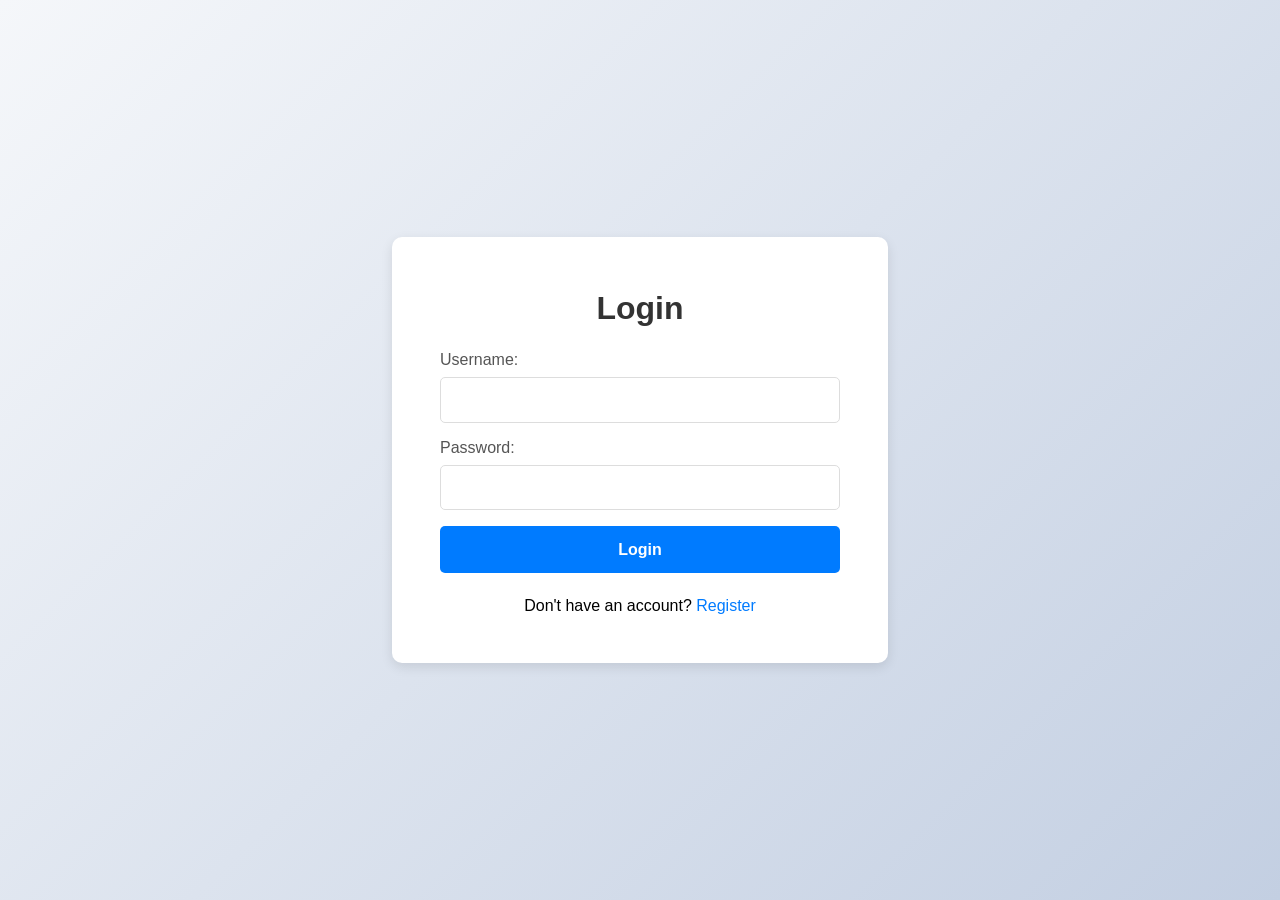
<file: templates/index.html>
<!DOCTYPE html>
<html lang="en">
<head>
    <meta charset="UTF-8">
    <meta name="viewport" content="width=device-width, initial-scale=1.0">
    <title>Login</title>
    <style>
        body {
            font-family: -apple-system, BlinkMacSystemFont, "Segoe UI", Roboto, Helvetica, Arial, sans-serif;
            margin: 0;
            display: flex;
            justify-content: center;
            align-items: center;
            min-height: 100vh;
            background: linear-gradient(135deg, #f5f7fa 0%, #c3cfe2 100%);
        }
        .container {
            background-color: #ffffff;
            padding: 2rem 3rem;
            border-radius: 10px;
            box-shadow: 0 4px 12px rgba(0, 0, 0, 0.1);
            width: 100%;
            max-width: 400px;
            text-align: center;
        }
        h1 {
            color: #333;
            margin-bottom: 1.5rem;
        }
        form {
            display: flex;
            flex-direction: column;
        }
        label {
            text-align: left;
            color: #555;
            margin-bottom: 0.5rem;
            font-weight: 500;
        }
        input {
            width: 100%;
            padding: 0.8rem;
            margin-bottom: 1rem;
            border: 1px solid #ddd;
            border-radius: 5px;
            box-sizing: border-box;
            font-size: 1rem;
        }
        input:focus {
            outline: none;
            border-color: #007bff;
            box-shadow: 0 0 0 2px rgba(0, 123, 255, 0.25);
        }
        button {
            background-color: #007bff;
            color: white;
            padding: 0.9rem;
            border: none;
            border-radius: 5px;
            cursor: pointer;
            font-size: 1rem;
            font-weight: 600;
            transition: background-color 0.2s;
        }
        button:hover {
            background-color: #0056b3;
        }
        #message {
            margin-top: 1rem;
            font-weight: 500;
        }
        .switch-link {
            margin-top: 1.5rem;
        }
        .switch-link a {
            color: #007bff;
            text-decoration: none;
            font-weight: 500;
        }
        .switch-link a:hover {
            text-decoration: underline;
        }
    </style>
</head>
<body>
    <div class="container">
        <h1>Login</h1>
        <form id="loginForm">
            <label for="username">Username:</label>
            <input type="text" id="username" name="username" required>
            <label for="password">Password:</label>
            <input type="password" id="password" name="password" required>
            <button type="submit">Login</button>
        </form>
        <p id="message"></p>
        <p class="switch-link">
            Don't have an account? <a href="register.html" target="_blank">Register</a>
        </p>
    </div>

    <script>
        document.getElementById('loginForm').addEventListener('submit', async (event) => {
            event.preventDefault();

            const username = document.getElementById('username').value;
            const password = document.getElementById('password').value;
            const messageElement = document.getElementById('message');

            try {
                // Remember the login endpoint is under the /testt prefix
                const response = await fetch('http://127.0.0.1:8000/testt/login', {
                    method: 'POST',
                    headers: {
                        'Content-Type': 'application/json'
                    },
                    body: JSON.stringify({ username, password })
                });

                const data = await response.json();

                if (response.ok) {
                    messageElement.textContent = data.message;
                    messageElement.style.color = 'green';
                } else {
                    messageElement.textContent = data.detail || 'An error occurred';
                    messageElement.style.color = 'red';
                }
            } catch (error) {
                messageElement.textContent = 'Failed to connect to the API.';
                messageElement.style.color = 'red';
            }
        });
    </script>
</body>
</html>
</file>
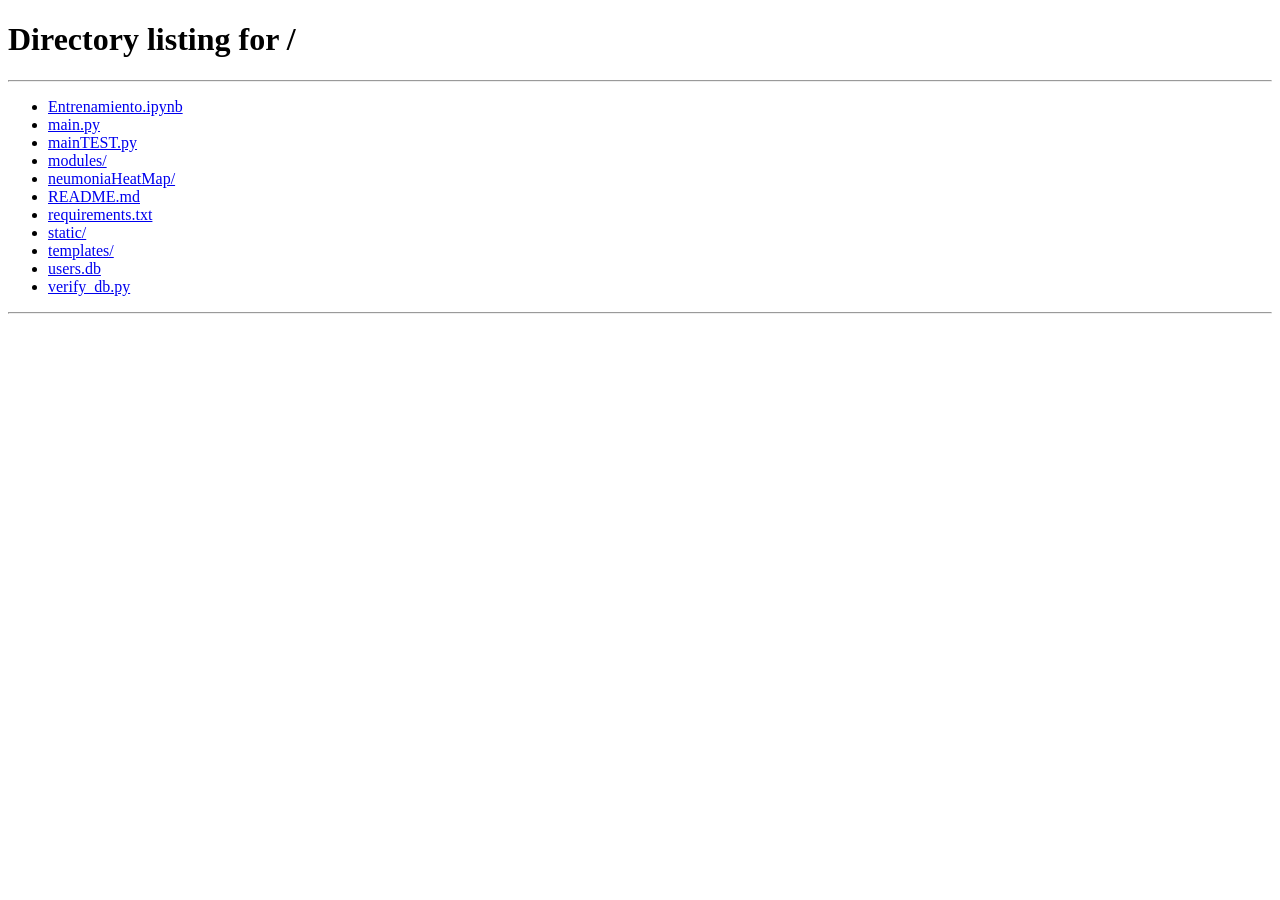
<file: templates/dashboards.html>
<!DOCTYPE html>
<html lang="es">
<head>
    <meta charset="UTF-8">
    <meta name="viewport" content="width=device-width, initial-scale=1.0">
    <title>NeumoAI - Dashboard</title>
    <link rel="stylesheet" href="../static/style.css">
    <link rel="stylesheet" href="../static/dashboard.css">
    <link href="https://cdnjs.cloudflare.com/ajax/libs/font-awesome/6.0.0/css/all.min.css" rel="stylesheet">
</head>
<body>
    <div class="dashboard-container">
        <div class="sidebar">
            <div class="sidebar-header">
                <div class="lung-icon-small"></div>
                <h2>NeumoAI</h2>
            </div>
            
            <div class="user-profile">
                <i class="fas fa-user-circle"></i>
                <div class="user-info">
                    <p class="user-name" id="doctor-name">Dr. Nombre Apellido</p>
                    <p class="user-role" id="doctor-specialty">Especialidad</p>
                </div>
            </div>

            <nav class="sidebar-nav">
                <a href="#" class="nav-item active" data-section="overview">
                    <i class="fas fa-chart-line"></i>
                    <span>Resumen</span>
                </a>
                <a href="#" class="nav-item" data-section="patients">
                    <i class="fas fa-user-injured"></i>
                    <span>Pacientes</span>
                </a>
                <a href="#" class="nav-item" data-section="evaluations">
                    <i class="fas fa-x-ray"></i>
                    <span>Evaluaciones</span>
                </a>
                <a href="#" class="nav-item" data-section="history">
                    <i class="fas fa-history"></i>
                    <span>Historial</span>
                </a>
                <a href="#" class="nav-item" data-section="settings">
                    <i class="fas fa-cogs"></i>
                    <span>Configuración</span>
                </a>
            </nav>

            <button class="logout-btn" id="logout-btn">
                <i class="fas fa-sign-out-alt"></i>
                <span>Cerrar Sesión</span>
            </button>
        </div>

        <div class="main-content">
            <div class="content-header">
                <h1 id="section-title">Resumen</h1>
            </div>

            <div class="content-section active" id="overview-section">
                <p>Bienvenido, Dr. <span id="welcome-doctor-name"></span>. Aquí puedes ver un resumen de tu actividad.</p>
                <div class="stats-grid">
                    <div class="stat-card">
                        <i class="fas fa-users"></i>
                        <h3>Total Pacientes</h3>
                        <p id="total-patients">0</p>
                    </div>
                    <div class="stat-card">
                        <i class="fas fa-chart-bar"></i>
                        <h3>Evaluaciones Realizadas</h3>
                        <p id="total-evaluations">0</p>
                    </div>
                </div>
            </div>
            
            <div class="content-section" id="patients-section">
                <h2>Gestión de Pacientes</h2>
                <div class="form-container">
                    <div class="form-toggle">
                        <button class="toggle-btn active" id="add-patient-toggle">Añadir Nuevo</button>
                        <button class="toggle-btn" id="view-patients-toggle">Ver Todos</button>
                    </div>
                    
                    <form id="add-patient-form" class="form active">
                        <h3 class="form-title">Datos del Paciente</h3>
                        
                        <div class="name-fields">
                            <div class="input-group">
                                <label for="patient-primer-nombre">Primer Nombre *</label>
                                <input type="text" id="patient-primer-nombre" required placeholder="Ej: Juan">
                            </div>
                            <div class="input-group">
                                <label for="patient-segundo-nombre">Segundo Nombre</label>
                                <input type="text" id="patient-segundo-nombre" placeholder="Ej: David">
                            </div>
                        </div>
                        
                        <div class="name-fields">
                            <div class="input-group">
                                <label for="patient-primer-apellido">Primer Apellido *</label>
                                <input type="text" id="patient-primer-apellido" required placeholder="Ej: Pérez">
                            </div>
                            <div class="input-group">
                                <label for="patient-segundo-apellido">Segundo Apellido</label>
                                <input type="text" id="patient-segundo-apellido" placeholder="Ej: Vásquez">
                            </div>
                        </div>
                        
                        <div class="input-group">
                            <label for="patient-cedula">Cédula de Identidad *</label>
                            <input type="text" id="patient-cedula" required maxlength="10" placeholder="Ej: 98765432"
                                   oninput="this.value = this.value.replace(/[^0-9]/g, '')">
                            <small class="input-hint">Solo números (8-10 dígitos)</small>
                        </div>

                        <div class="input-group">
                            <label for="patient-telefono">Número de Teléfono *</label>
                            <input type="tel" id="patient-telefono" required placeholder="Ej: 04121234567" maxlength="11"
                                   oninput="this.value = this.value.replace(/[^0-9]/g, '')">
                            <small class="input-hint">11 dígitos, debe comenzar con 04</small>
                        </div>

                        <div class="input-group">
                            <label for="patient-email">Correo Electrónico</label>
                            <input type="email" id="patient-email" placeholder="Ej: paciente@email.com">
                        </div>
                        
                        <button type="submit" class="btn">Guardar Paciente</button>
                        <div id="patient-message" class="message"></div>
                    </form>

                    <div id="view-patients-section" class="form">
                        <h3 class="form-title">Mis Pacientes</h3>
                        <div id="patient-list" class="patient-list">
                            </div>
                        <div id="no-patients-message" style="display: none; text-align: center; color: #6c757d; margin-top: 20px;">
                            Todavía no tienes pacientes registrados.
                        </div>
                    </div>
                </div>
            </div>

<div class="content-section" id="evaluations-section">
    <h2>Nueva Evaluación de Radiografía</h2>

    <div class="form-container" style="margin-top: 20px;">
        <form id="evaluation-form" class="form active">
            <h3 class="form-title">Cargar Imagen</h3>

            <div class="input-group">
                <label for="xray-file" class="required-field">Seleccionar archivo de imagen</label>
                <div class="image-preview-container">
                    <input type="file" id="xray-file" accept="image/jpeg, image/png" required style="padding: 10px; border: 1px solid var(--border); border-radius: 5px;">
                    <img id="image-preview" src="#" alt="Previsualización de Radiografía" style="display: none;"/>
                </div>
                 <small class="input-hint">Formatos aceptados: JPG, JPEG, PNG.</small>
            </div>

            <button type="submit" class="btn">Analizar Radiografía</button>
        </form>

        <div id="evaluation-result" style="display: none; margin-top: 30px;">
            <h3 class="form-title">Resultado del Análisis</h3>
            <div class="result-images-container">
                <div class="result-image-card">
                    <h4>Radiografía Original</h4>
                    <img id="result-original-image" src="#" alt="Radiografía Original Cargada">
                </div>
                <div class="result-image-card">
                    <h4>Mapa de Activación (Grad-CAM)</h4>
                    <img id="result-heatmap-image" src="#" alt="Visualización IA (Futuro)">
                    <small>(Visualización de IA disponible próximamente)</small>
                </div>
            </div>

            <div class="stat-card" style="text-align: left; align-items: flex-start; background-color: #f8f9fa; border: 1px solid var(--border); margin-top: 20px;">
                <h4 id="result-text" style="font-size: 24px; margin-bottom: 10px;"></h4>
                <p style="font-size: 18px;">Confianza: <strong id="result-confidence"></strong></p>
                <hr style="width: 100%; margin: 15px 0; border-top: 1px solid var(--border);">
                <p style="font-size: 14px; color: #555;">Detalle Probabilidades: <span id="result-detail"></span></p>
            </div>
            <div id="evaluation-message" class="message" style="margin-top: 15px;"></div>
        </div>
    </div>
</div>
    
    <script src="/static/dashboard.js"></script>
</body>
</html>
</file>
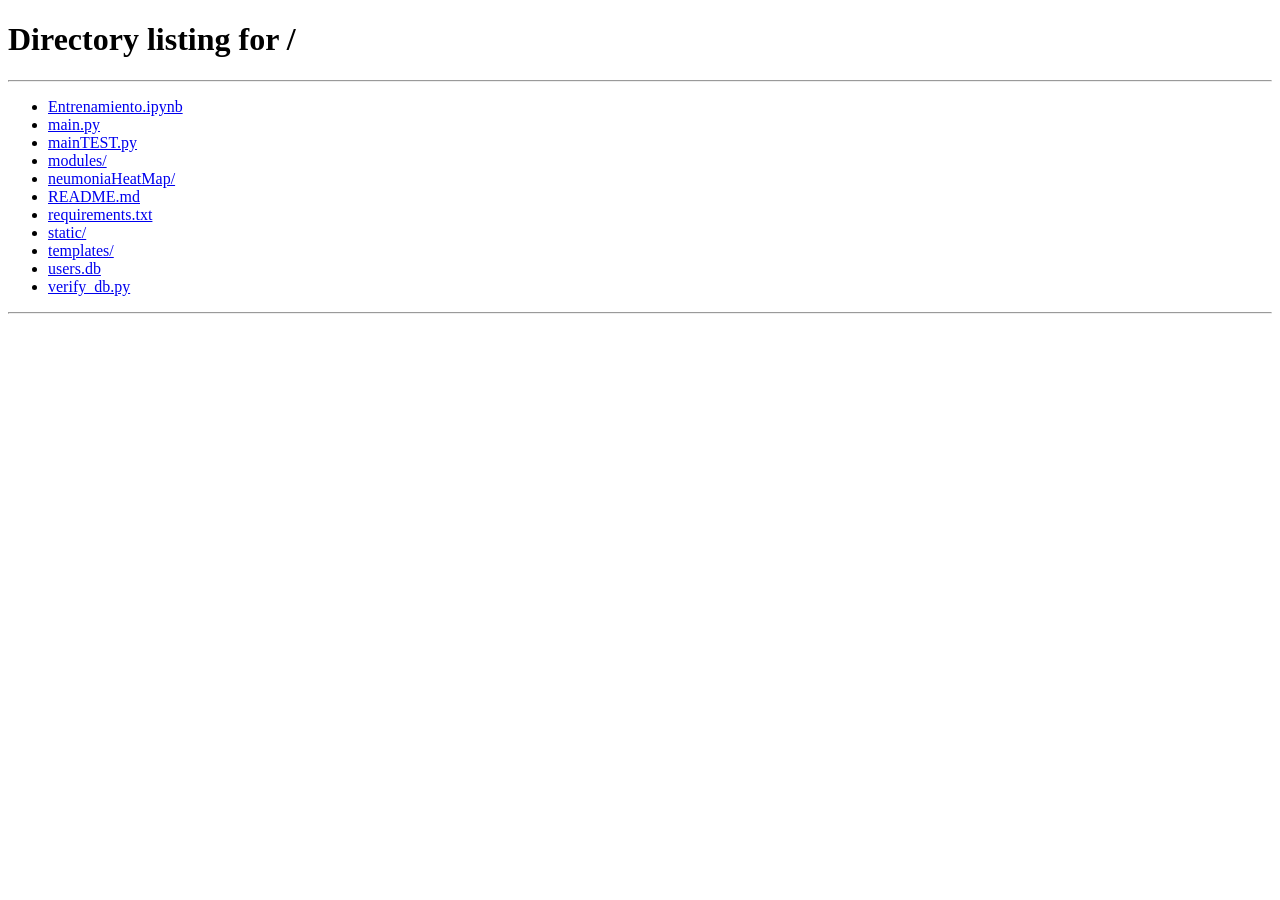
<file: templates/pacientes.html>
<!DOCTYPE html>
<html lang="es">
<head>
    <meta charset="UTF-8">
    <meta name="viewport" content="width=device-width, initial-scale=1.0">
    <title>NeumoAI - Pacientes</title>
    <link rel="stylesheet" href="../static/style.css">
    <link rel="stylesheet" href="../static/pacientes.css">
    <link href="https://cdnjs.cloudflare.com/ajax/libs/font-awesome/6.0.0/css/all.min.css" rel="stylesheet">
</head>
<body>
    <div class="dashboard-container">
        <div class="sidebar">
            <div class="sidebar-header">
                <div class="lung-icon-small"></div>
                <h2>NeumoAI</h2>
            </div>
            
            <div class="user-profile">
                <i class="fas fa-user-circle"></i>
                <div class="user-info">
                    <p class="user-name" id="doctor-name">Dr. Nombre Apellido</p>
                    <p class="user-role" id="doctor-specialty">Especialidad</p>
                </div>
            </div>

            <nav class="sidebar-nav">
                <a href="/dashboards.html" class="nav-item">
                    <i class="fas fa-chart-line"></i>
                    <span>Resumen</span>
                </a>
                <a href="#" class="nav-item active" data-section="patients">
                    <i class="fas fa-user-injured"></i>
                    <span>Pacientes</span>
                </a>
                <a href="/dashboards.html" class="nav-item">
                    <i class="fas fa-x-ray"></i>
                    <span>Evaluaciones</span>
                </a>
                <a href="/dashboards.html" class="nav-item">
                    <i class="fas fa-history"></i>
                    <span>Historial</span>
                </a>
                <a href="/dashboards.html" class="nav-item">
                    <i class="fas fa-cogs"></i>
                    <span>Configuración</span>
                </a>
            </nav>

            <button class="logout-btn" id="logout-btn">
                <i class="fas fa-sign-out-alt"></i>
                <span>Cerrar Sesión</span>
            </button>
        </div>

        <div class="main-content">
            <div class="content-header">
                <h1 id="section-title">Gestión de Pacientes</h1>
            </div>

            <!-- El ID debe ser patients-section para que coincida con el JS si se quisiera reutilizar lógica de ocultar/mostrar si fuera SPA, 
                 pero al ser página dedicada, siempre mostramos esto. 
                 Mantenemos la estructura de ID para compatibilidad con selectores de JS existentes si los hubiera. -->
            <div class="content-section active" id="patients-section" style="display: block;">
                <div class="form-container">
                    <div class="form-toggle">
                        <button class="toggle-btn active" id="add-patient-toggle">Añadir Nuevo</button>
                        <button class="toggle-btn" id="view-patients-toggle">Ver Todos</button>
                    </div>
                    
                    <form id="add-patient-form" class="form active">
                        <h3 class="form-title">Datos del Paciente</h3>
                        
                        <div class="name-fields">
                            <div class="input-group">
                                <label for="patient-primer-nombre">Primer Nombre *</label>
                                <input type="text" id="patient-primer-nombre" required placeholder="Ej: Juan">
                            </div>
                            <div class="input-group">
                                <label for="patient-segundo-nombre">Segundo Nombre</label>
                                <input type="text" id="patient-segundo-nombre" placeholder="Ej: David">
                            </div>
                        </div>
                        
                        <div class="name-fields">
                            <div class="input-group">
                                <label for="patient-primer-apellido">Primer Apellido *</label>
                                <input type="text" id="patient-primer-apellido" required placeholder="Ej: Pérez">
                            </div>
                            <div class="input-group">
                                <label for="patient-segundo-apellido">Segundo Apellido</label>
                                <input type="text" id="patient-segundo-apellido" placeholder="Ej: Vásquez">
                            </div>
                        </div>
                        
                        <div class="input-group">
                            <label for="patient-cedula">Cédula de Identidad *</label>
                            <input type="text" id="patient-cedula" required maxlength="10" placeholder="Ej: 98765432"
                                   oninput="this.value = this.value.replace(/[^0-9]/g, '')">
                            <small class="input-hint">Solo números (8-10 dígitos)</small>
                        </div>

                        <div class="input-group">
                            <label for="patient-telefono">Número de Teléfono *</label>
                            <input type="tel" id="patient-telefono" required placeholder="Ej: 04121234567" maxlength="11"
                                   oninput="this.value = this.value.replace(/[^0-9]/g, '')">
                            <small class="input-hint">11 dígitos, debe comenzar con 04</small>
                        </div>

                        <div class="input-group">
                            <label for="patient-email">Correo Electrónico</label>
                            <input type="email" id="patient-email" placeholder="Ej: paciente@email.com">
                        </div>
                        
                        <button type="submit" class="btn">Guardar Paciente</button>
                        <div id="patient-message" class="message"></div>
                    </form>

                    <div id="view-patients-section" class="form">
                        <h3 class="form-title">Mis Pacientes</h3>
                        <div id="patient-list" class="patient-list">
                            </div>
                        <div id="no-patients-message" style="display: none; text-align: center; color: #6c757d; margin-top: 20px;">
                            Todavía no tienes pacientes registrados.
                        </div>
                    </div>
                </div>
            </div>
            <!-- Elementos ocultos necesarios para que no falle el JS si busca estos IDs -->
            <div class="content-section" id="overview-section"></div>
            <div class="content-section" id="evaluations-section"></div>
            <div class="content-section" id="history-section"></div>
            <div class="content-section" id="settings-section"></div>
        </div>
    </div>
    
    <script src="/static/pacientes.js"></script>
</body>
</html>
</file>
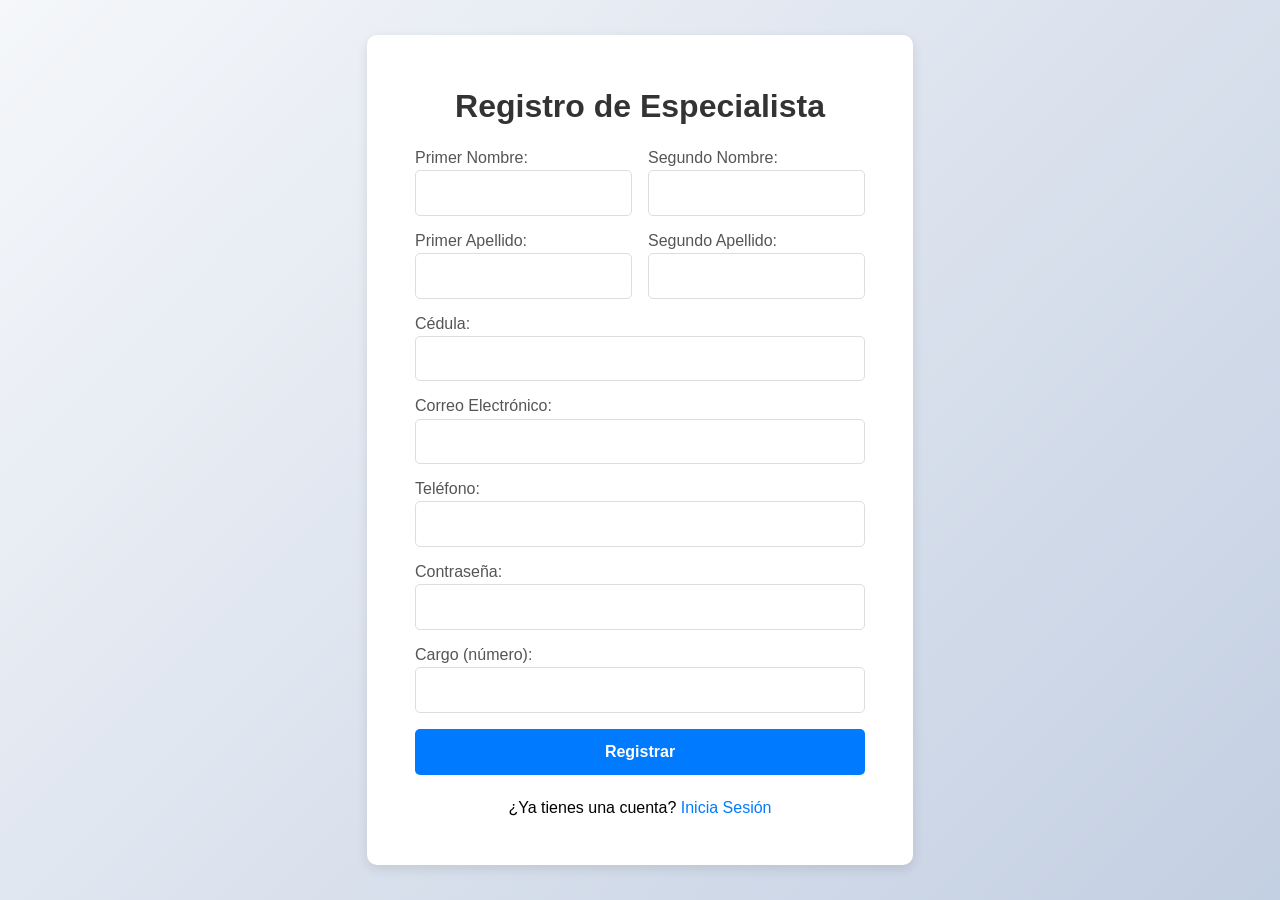
<file: templates/register.html>
<!DOCTYPE html>
<html lang="es">
<head>
    <meta charset="UTF-8">
    <meta name="viewport" content="width=device-width, initial-scale=1.0">
    <title>Registro de Especialista</title>
    <style>
        body {
            font-family: -apple-system, BlinkMacSystemFont, "Segoe UI", Roboto, Helvetica, Arial, sans-serif;
            margin: 0;
            display: flex;
            justify-content: center;
            align-items: center;
            min-height: 100vh;
            background: linear-gradient(135deg, #f5f7fa 0%, #c3cfe2 100%);
        }
        .container {
            background-color: #ffffff;
            padding: 2rem 3rem;
            border-radius: 10px;
            box-shadow: 0 4px 12px rgba(0, 0, 0, 0.1);
            width: 100%;
            max-width: 450px; /* Increased width for more fields */
            text-align: center;
        }
        h1 {
            color: #333;
            margin-bottom: 1.5rem;
        }
        form {
            display: grid; /* Use grid for better alignment */
            grid-template-columns: 1fr 1fr;
            gap: 1rem;
            text-align: left;
        }
        .full-width {
            grid-column: 1 / -1;
        }
        label {
            color: #555;
            margin-bottom: 0.2rem;
            font-weight: 500;
            display: block;
        }
        input {
            width: 100%;
            padding: 0.8rem;
            border: 1px solid #ddd;
            border-radius: 5px;
            box-sizing: border-box;
            font-size: 1rem;
        }
        input:focus {
            outline: none;
            border-color: #007bff;
            box-shadow: 0 0 0 2px rgba(0, 123, 255, 0.25);
        }
        button {
            background-color: #007bff;
            color: white;
            padding: 0.9rem;
            border: none;
            border-radius: 5px;
            cursor: pointer;
            font-size: 1rem;
            font-weight: 600;
            transition: background-color 0.2s;
            width: 100%;
        }
        button:hover {
            background-color: #0056b3;
        }
        #message {
            margin-top: 1rem;
            font-weight: 500;
        }
        .switch-link {
            margin-top: 1.5rem;
        }
        .switch-link a {
            color: #007bff;
            text-decoration: none;
            font-weight: 500;
        }
        .switch-link a:hover {
            text-decoration: underline;
        }
    </style>
</head>
<body>
    <div class="container">
        <h1>Registro de Especialista</h1>
        <form id="registerForm">
            <div class="field">
                <label for="PNombre">Primer Nombre:</label>
                <input type="text" id="PNombre" name="PNombre" required>
            </div>
            <div class="field">
                <label for="SNombre">Segundo Nombre:</label>
                <input type="text" id="SNombre" name="SNombre" required>
            </div>
            <div class="field">
                <label for="PApellido">Primer Apellido:</label>
                <input type="text" id="PApellido" name="PApellido" required>
            </div>
            <div class="field">
                <label for="SApellido">Segundo Apellido:</label>
                <input type="text" id="SApellido" name="SApellido" required>
            </div>
            <div class="full-width">
                <label for="Cedula">Cédula:</label>
                <input type="text" id="Cedula" name="Cedula" required>
            </div>
            <div class="full-width">
                <label for="Correo">Correo Electrónico:</label>
                <input type="email" id="Correo" name="Correo" required>
            </div>
            <div class="full-width">
                <label for="Tlf">Teléfono:</label>
                <input type="tel" id="Tlf" name="Tlf" required>
            </div>
            <div class="full-width">
                <label for="Contraseña">Contraseña:</label>
                <input type="password" id="Contraseña" name="Contraseña" required>
            </div>
            <div class="full-width">
                <label for="Cargo">Cargo (número):</label>
                <input type="number" id="Cargo" name="Cargo" required>
            </div>
            <div class="full-width">
                <button type="submit">Registrar</button>
            </div>
        </form>
        <p id="message" class="full-width"></p>
        <p class="switch-link full-width">
            ¿Ya tienes una cuenta? <a href="index.html" target="_blank">Inicia Sesión</a>
        </p>
    </div>

    <script>
        document.getElementById('registerForm').addEventListener('submit', async (event) => {
            event.preventDefault();

            const PNombre = document.getElementById('PNombre').value;
            const SNombre = document.getElementById('SNombre').value;
            const PApellido = document.getElementById('PApellido').value;
            const SApellido = document.getElementById('SApellido').value;
            const Cedula = document.getElementById('Cedula').value;
            const Correo = document.getElementById('Correo').value;
            const Tlf = document.getElementById('Tlf').value;
            const Contraseña = document.getElementById('Contraseña').value;
            const Cargo = document.getElementById('Cargo').value;
            
            const messageElement = document.getElementById('message');

            try {
                const response = await fetch('http://127.0.0.1:1234/register', {
                    method: 'POST',
                    headers: {
                        'Content-Type': 'application/json'
                    },
                    body: JSON.stringify({ 
                        PNombre,
                        SNombre,
                        PApellido,
                        SApellido,
                        Cedula,
                        Correo,
                        Tlf,
                        Contraseña,
                        Cargo: parseInt(Cargo, 10) // Ensure Cargo is an integer
                    })
                });

                const data = await response.json();

                if (response.ok) {
                    messageElement.textContent = data.message + ' Redirigiendo a la página de verificación...';
                    messageElement.style.color = 'green';
                    // Guarda el email para la página de verificación
                    localStorage.setItem('userEmailForVerification', Correo);
                    setTimeout(() => {
                        window.location.href = 'verify.html';
                    }, 3000); // Redirige después de 3 segundos
                } else {
                    messageElement.textContent = data.detail || 'Ocurrió un error';
                    messageElement.style.color = 'red';
                }
            } catch (error) {
                messageElement.textContent = 'Fallo al conectar con la API.';
                messageElement.style.color = 'red';
            }
        });
    </script>
</body>
</html>
</file>
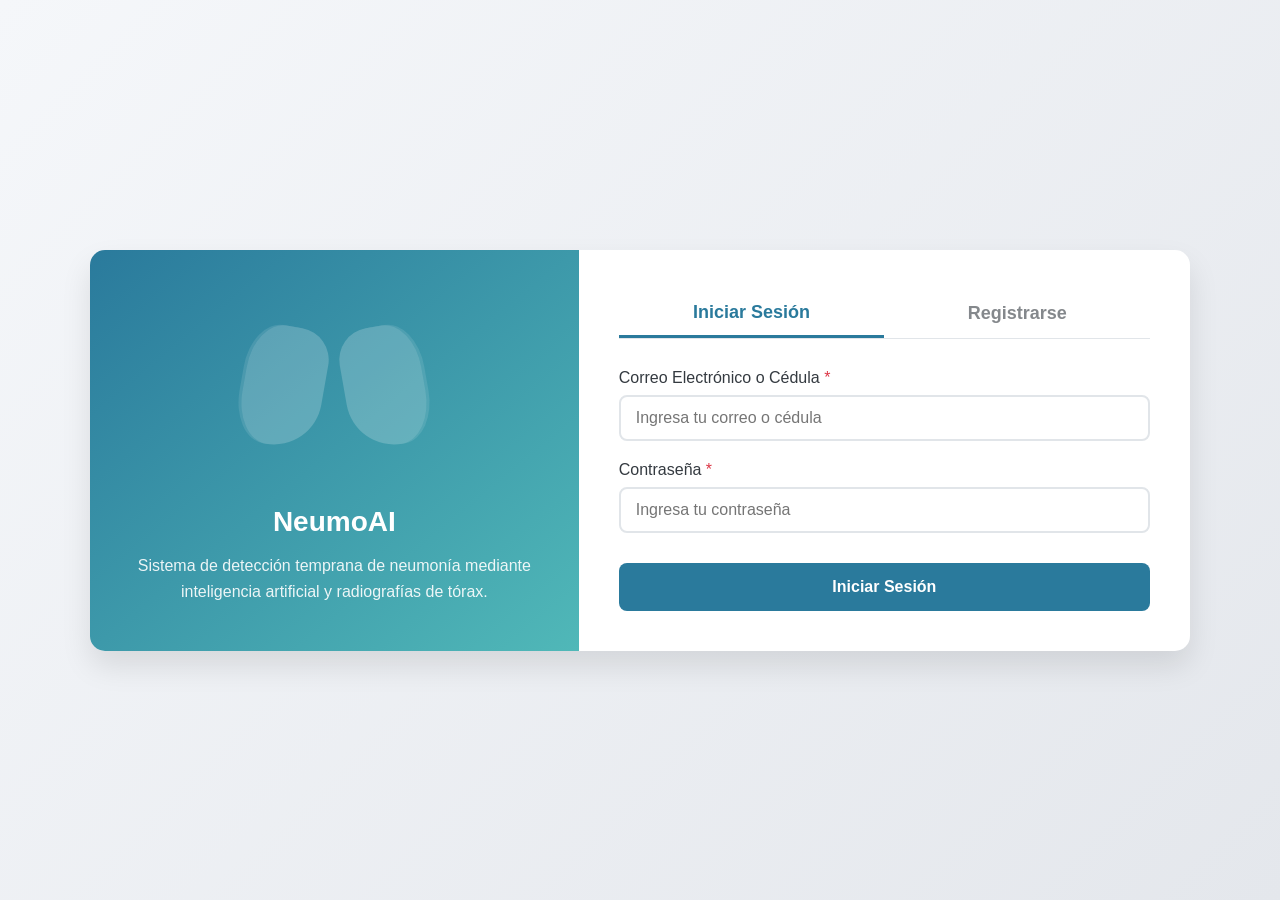
<file: templates/registro.html>
<!DOCTYPE html>
<html lang="es">
<head>
    <meta charset="UTF-8">
    <meta name="viewport" content="width=device-width, initial-scale=1.0">
    <title>NeumoAI - Detección de Neumonía</title>
    <link rel="stylesheet" href="/static/style.css">
</head>
<body>
    <div class="container">
        <div class="left-panel">
            <div class="lung-icon"></div>
            <h2>NeumoAI</h2>
            <p>Sistema de detección temprana de neumonía mediante inteligencia artificial y radiografías de tórax.</p>
        </div>
        <div class="right-panel">
            <div class="form-container">
                <div class="form-toggle">
                    <button class="toggle-btn active" id="login-toggle">Iniciar Sesión</button>
                    <button class="toggle-btn" id="register-toggle">Registrarse</button>
                </div>
                
                <form id="login-form" class="form active">
                    <div class="input-group">
                        <label for="login-identificacion">Correo Electrónico o Cédula</label>
                        <input type="text" id="login-identificacion" required 
                               placeholder="Ingresa tu correo o cédula">
                    </div>
                    <div class="input-group">
                        <label for="login-password">Contraseña</label>
                        <input type="password" id="login-password" required 
                               placeholder="Ingresa tu contraseña">
                    </div>
                    <button type="submit" class="btn">Iniciar Sesión</button>
                </form>
                
                <form id="register-form" class="form">
                    <h3 class="form-title">Datos Personales</h3>
                    
                    <div class="name-fields">
                        <div class="input-group">
                            <label for="register-primer-nombre">Primer Nombre *</label>
                            <input type="text" id="register-primer-nombre" required 
                                   placeholder="Ej: María">
                        </div>
                        <div class="input-group">
                            <label for="register-segundo-nombre">Segundo Nombre</label>
                            <input type="text" id="register-segundo-nombre" 
                                   placeholder="Ej: José">
                        </div>
                    </div>
                    
                    <div class="name-fields">
                        <div class="input-group">
                            <label for="register-primer-apellido">Primer Apellido *</label>
                            <input type="text" id="register-primer-apellido" required 
                                   placeholder="Ej: González">
                        </div>
                        <div class="input-group">
                            <label for="register-segundo-apellido">Segundo Apellido</label>
                            <input type="text" id="register-segundo-apellido" 
                                   placeholder="Ej: Rodríguez">
                        </div>
                    </div>
                    
                    <div class="input-group">
                        <label for="register-cedula">Cédula de Identidad *</label>
                        <input type="text" id="register-cedula" required 
                               placeholder="Ej: 12345678" maxlength="10"
                               oninput="this.value = this.value.replace(/[^0-9]/g, '')">
                        <small class="input-hint">Solo números (8-10 dígitos)</small>
                    </div>
                    
                    <h3 class="form-title">Datos de Contacto</h3>
                    
                    <div class="input-group">
                        <label for="register-email">Correo Electrónico *</label>
                        <input type="email" id="register-email" required 
                               placeholder="Ej: medico@hospital.com">
                    </div>
                    
                    <div class="input-group">
                        <label for="register-telefono">Número de Teléfono *</label>
                        <input type="tel" id="register-telefono" required 
                               placeholder="Ej: 04123456789" maxlength="11"
                               oninput="this.value = this.value.replace(/[^0-9]/g, '')">
                        <small class="input-hint">11 dígitos, debe comenzar con 04</small>
                    </div>
                    
                    <h3 class="form-title">Datos Profesionales</h3>
                    
                    <div class="input-group">
                        <label>Especialidad Médica *</label>
                        <div class="radio-group">
                            <label class="radio-option">
                                <input type="radio" name="especialidad" value="radiologo" required>
                                <span class="radio-checkmark"></span>
                                Radiólogo
                            </label>
                            <label class="radio-option">
                                <input type="radio" name="especialidad" value="neumologo">
                                <span class="radio-checkmark"></span>
                                Neumólogo
                            </label>
                            <label class="radio-option">
                                <input type="radio" name="especialidad" value="medico_general">
                                <span class="radio-checkmark"></span>
                                Médico General
                            </label>
                        </div>
                    </div>
                    
                    <h3 class="form-title">Seguridad</h3>
                    
                    <div class="input-group">
                        <label for="register-password">Contraseña *</label>
                        <input type="password" id="register-password" required 
                               placeholder="Mínimo 6 caracteres" minlength="6">
                    </div>
                    
                    <div class="input-group">
                        <label for="register-confirm">Confirmar Contraseña *</label>
                        <input type="password" id="register-confirm" required 
                               placeholder="Repite tu contraseña">
                    </div>
                    
                    <button type="submit" class="btn">Registrarse</button>
                </form>
                
                <div id="message" class="message"></div>
            </div>
        </div>
    </div>

    <script src="/static/script.js"></script>
</body>
</html>
</file>
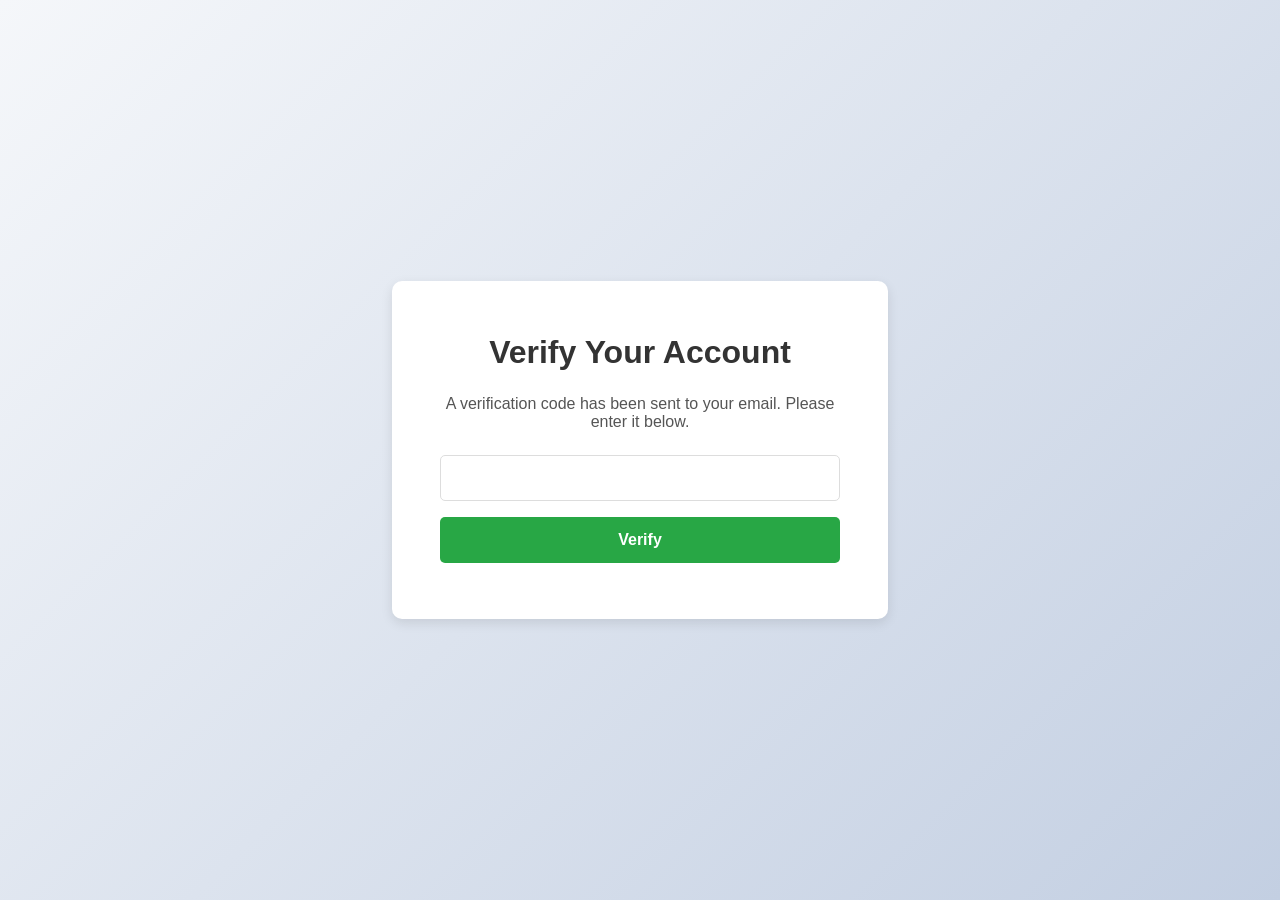
<file: templates/verify.html>
<!DOCTYPE html>
<html lang="en">
<head>
    <meta charset="UTF-8">
    <meta name="viewport" content="width=device-width, initial-scale=1.0">
    <title>Verify Account</title>
    <style>
        body {
            font-family: -apple-system, BlinkMacSystemFont, "Segoe UI", Roboto, Helvetica, Arial, sans-serif;
            margin: 0;
            display: flex;
            justify-content: center;
            align-items: center;
            min-height: 100vh;
            background: linear-gradient(135deg, #f5f7fa 0%, #c3cfe2 100%);
        }
        .container {
            background-color: #ffffff;
            padding: 2rem 3rem;
            border-radius: 10px;
            box-shadow: 0 4px 12px rgba(0, 0, 0, 0.1);
            width: 100%;
            max-width: 400px;
            text-align: center;
        }
        h1 {
            color: #333;
            margin-bottom: 1.5rem;
        }
        p {
            color: #555;
            margin-bottom: 1.5rem;
        }
        input {
            width: 100%;
            padding: 0.8rem;
            margin-bottom: 1rem;
            border: 1px solid #ddd;
            border-radius: 5px;
            box-sizing: border-box;
            font-size: 1rem;
            text-align: center;
            letter-spacing: 0.5em;
        }
        button {
            background-color: #28a745;
            color: white;
            padding: 0.9rem;
            border: none;
            border-radius: 5px;
            cursor: pointer;
            font-size: 1rem;
            font-weight: 600;
            width: 100%;
            transition: background-color 0.2s;
        }
        button:hover {
            background-color: #218838;
        }
        #message {
            margin-top: 1rem;
            font-weight: 500;
        }
    </style>
</head>
<body>
    <div class="container">
        <h1>Verify Your Account</h1>
        <p>A verification code has been sent to your email. Please enter it below.</p>
        <form id="verifyForm">
            <input type="text" id="code" name="code" required maxlength="6">
            <button type="submit">Verify</button>
        </form>
        <p id="message"></p>
    </div>

    <script>
        document.getElementById('verifyForm').addEventListener('submit', async (event) => {
            event.preventDefault();

            const code = document.getElementById('code').value;
            const email = localStorage.getItem('userEmailForVerification');
            const messageElement = document.getElementById('message');

            if (!email) {
                messageElement.textContent = 'Could not find user email. Please register again.';
                messageElement.style.color = 'red';
                return;
            }

            try {
                const response = await fetch('http://127.0.0.1:1234/verify', {
                    method: 'POST',
                    headers: {
                        'Content-Type': 'application/json'
                    },
                    body: JSON.stringify({ email, code })
                });

                const data = await response.json();

                if (response.ok) {
                    messageElement.textContent = data.message + ' Redirecting to login...';
                    messageElement.style.color = 'green';
                    localStorage.removeItem('userEmailForVerification'); // Limpia el email
                    setTimeout(() => {
                        window.location.href = 'index.html';
                    }, 3000);
                } else {
                    messageElement.textContent = data.detail || 'An error occurred';
                    messageElement.style.color = 'red';
                }
            } catch (error) {
                messageElement.textContent = 'Failed to connect to the API.';
                messageElement.style.color = 'red';
            }
        });
    </script>
</body>
</html>
</file>
<file: static/style.css>
:root {
    --primary: #2a7a9c;
    --secondary: #50b8b8;
    --accent: #ff6b6b;
    --light: #f8f9fa;
    --dark: #343a40;
    --success: #28a745;
    --error: #dc3545;
    --border: #e1e5e9;
}

* {
    margin: 0;
    padding: 0;
    box-sizing: border-box;
    font-family: 'Segoe UI', Tahoma, Geneva, Verdana, sans-serif;
}

body {
    background: linear-gradient(135deg, #f5f7fa 0%, #e4e7ec 100%);
    min-height: 100vh;
    display: flex;
    justify-content: center;
    align-items: center;
    padding: 20px;
}

.container {
    display: flex;
    max-width: 1100px;
    width: 100%;
    background: white;
    border-radius: 15px;
    overflow: hidden;
    box-shadow: 0 15px 30px rgba(0, 0, 0, 0.1);
}

.left-panel {
    flex: 1;
    background: linear-gradient(to bottom right, var(--primary), var(--secondary));
    color: white;
    padding: 40px;
    display: flex;
    flex-direction: column;
    justify-content: center;
    align-items: center;
    position: relative;
    overflow: hidden;
}

.lung-icon {
    width: 180px;
    height: 180px;
    margin-bottom: 30px;
    position: relative;
}

.lung-icon::before, .lung-icon::after {
    content: '';
    position: absolute;
    background: rgba(255, 255, 255, 0.2);
    border-radius: 50%;
}

.lung-icon::before {
    width: 80px;
    height: 120px;
    left: 0;
    top: 30px;
    border-top-right-radius: 40px;
    border-bottom-right-radius: 60px;
    transform: rotate(10deg);
    box-shadow: -3px 0 0 rgba(255, 255, 255, 0.1);
}

.lung-icon::after {
    width: 80px;
    height: 120px;
    right: 0;
    top: 30px;
    border-top-left-radius: 40px;
    border-bottom-left-radius: 60px;
    transform: rotate(-10deg);
    box-shadow: 3px 0 0 rgba(255, 255, 255, 0.1);
}

.left-panel h2 {
    font-size: 28px;
    margin-bottom: 15px;
    text-align: center;
}

.left-panel p {
    text-align: center;
    font-size: 16px;
    opacity: 0.9;
    line-height: 1.6;
}

.right-panel {
    flex: 1.3;
    padding: 40px;
    overflow-y: auto;
    max-height: 90vh;
}

.form-container {
    width: 100%;
}

.form-toggle {
    display: flex;
    margin-bottom: 30px;
    border-bottom: 1px solid var(--border);
}

.toggle-btn {
    flex: 1;
    padding: 12px;
    background: none;
    border: none;
    font-size: 18px;
    font-weight: 600;
    color: var(--dark);
    cursor: pointer;
    opacity: 0.6;
    transition: all 0.3s ease;
}

.toggle-btn.active {
    opacity: 1;
    color: var(--primary);
    border-bottom: 3px solid var(--primary);
}

.form {
    display: none;
}

.form.active {
    display: block;
    animation: fadeIn 0.5s ease;
}

.form-title {
    margin: 20px 0 15px 0;
    color: var(--primary);
    font-size: 18px;
    font-weight: 600;
    padding-bottom: 8px;
    border-bottom: 2px solid var(--secondary);
}

@keyframes fadeIn {
    from { opacity: 0; transform: translateY(10px); }
    to { opacity: 1; transform: translateY(0); }
}

.name-fields {
    display: flex;
    gap: 15px;
}

.name-fields .input-group {
    flex: 1;
}

.input-group {
    margin-bottom: 20px;
    position: relative;
}

.input-group label {
    display: block;
    margin-bottom: 8px;
    font-weight: 500;
    color: var(--dark);
}

.input-group input, .input-group select {
    width: 100%;
    padding: 12px 15px;
    border: 2px solid var(--border);
    border-radius: 8px;
    font-size: 16px;
    transition: all 0.3s ease;
}

.input-group input:focus, .input-group select:focus {
    border-color: var(--primary);
    box-shadow: 0 0 0 3px rgba(42, 122, 156, 0.1);
    outline: none;
}

.input-hint {
    display: block;
    margin-top: 5px;
    font-size: 12px;
    color: #6c757d;
}

/* Estilos para radio buttons */
.radio-group {
    display: flex;
    flex-direction: column;
    gap: 10px;
    margin-top: 8px;
}

.radio-option {
    display: flex;
    align-items: center;
    padding: 12px 15px;
    border: 2px solid var(--border);
    border-radius: 8px;
    cursor: pointer;
    transition: all 0.3s ease;
    position: relative;
}

.radio-option:hover {
    border-color: var(--primary);
    background-color: rgba(42, 122, 156, 0.05);
}

.radio-option input[type="radio"] {
    position: absolute;
    opacity: 0;
    cursor: pointer;
}

.radio-checkmark {
    height: 20px;
    width: 20px;
    background-color: white;
    border: 2px solid var(--border);
    border-radius: 50%;
    margin-right: 12px;
    position: relative;
    transition: all 0.3s ease;
}

.radio-option input[type="radio"]:checked ~ .radio-checkmark {
    border-color: var(--primary);
    background-color: var(--primary);
}

.radio-option input[type="radio"]:checked ~ .radio-checkmark::after {
    content: "";
    position: absolute;
    top: 4px;
    left: 4px;
    width: 8px;
    height: 8px;
    border-radius: 50%;
    background: white;
}

.radio-option input[type="radio"]:checked ~ span:last-child {
    color: var(--primary);
    font-weight: 500;
}

.btn {
    width: 100%;
    padding: 15px;
    background: var(--primary);
    color: white;
    border: none;
    border-radius: 8px;
    font-size: 16px;
    font-weight: 600;
    cursor: pointer;
    transition: all 0.3s ease;
    margin-top: 10px;
}

.btn:hover {
    background: #236685;
    transform: translateY(-2px);
    box-shadow: 0 5px 15px rgba(0, 0, 0, 0.1);
}

.message {
    margin-top: 20px;
    padding: 12px;
    border-radius: 8px;
    text-align: center;
    display: none;
}

.message.success {
    background: rgba(40, 167, 69, 0.1);
    color: var(--success);
    border: 1px solid rgba(40, 167, 69, 0.2);
}

.message.error {
    background: rgba(220, 53, 69, 0.1);
    color: var(--error);
    border: 1px solid rgba(220, 53, 69, 0.2);
}

.required-field::after {
    content: " *";
    color: var(--error);
}

@media (max-width: 768px) {
    .container {
        flex-direction: column;
        max-width: 100%;
    }
    
    .left-panel {
        padding: 30px 20px;
    }
    
    .right-panel {
        padding: 30px 20px;
        max-height: none;
    }
    
    .lung-icon {
        width: 120px;
        height: 120px;
    }
    
    .name-fields {
        flex-direction: column;
        gap: 0;
    }
    
    .radio-group {
        flex-direction: column;
    }
}
</file>
<file: static/dashboard.css>
/* Estilos generales para el Dashboard */
.dashboard-container {
    display: flex;
    width: 100%;
    min-height: 100vh;
    background-color: #f0f2f5;
    font-family: 'Segoe UI', Tahoma, Geneva, Verdana, sans-serif;
}

/* Estilos para la barra lateral (Sidebar) */
.sidebar {
    width: 250px;
    background: linear-gradient(to bottom, #1e3a5f, #152b45);
    color: white;
    padding: 20px 0;
    display: flex;
    flex-direction: column;
    align-items: center;
    box-shadow: 2px 0 10px rgba(0, 0, 0, 0.1);
    position: fixed;
    height: 100vh;
    z-index: 1000;
}

.sidebar-header {
    display: flex;
    align-items: center;
    gap: 10px;
    padding: 20px;
    margin-bottom: 20px;
    border-bottom: 1px solid rgba(255, 255, 255, 0.1);
}

.lung-icon-small {
    width: 40px;
    height: 40px;
    background: white;
    border-radius: 50%;
}

.sidebar h2 {
    font-size: 24px;
    font-weight: 700;
}

.user-profile {
    display: flex;
    align-items: center;
    gap: 15px;
    padding: 15px 20px;
    margin-bottom: 30px;
    width: 100%;
}

.user-profile i {
    font-size: 36px;
    color: #a0a0a0;
}

.user-info {
    display: flex;
    flex-direction: column;
}

.user-name {
    font-size: 16px;
    font-weight: 600;
    color: #f0f2f5;
}

.user-role {
    font-size: 13px;
    color: #a0a0a0;
}

.sidebar-nav {
    width: 100%;
    flex-grow: 1;
}

.nav-item {
    display: flex;
    align-items: center;
    gap: 15px;
    padding: 15px 20px;
    text-decoration: none;
    color: rgba(255, 255, 255, 0.7);
    transition: background-color 0.3s ease, color 0.3s ease;
}

.nav-item:hover {
    background-color: rgba(255, 255, 255, 0.1);
    color: white;
}

.nav-item.active {
    background-color: var(--primary);
    color: white;
    position: relative;
    border-right: 5px solid var(--secondary);
}

.nav-item i {
    font-size: 20px;
}

.logout-btn {
    width: 80%;
    padding: 12px;
    border: none;
    border-radius: 8px;
    background: var(--error);
    color: white;
    font-size: 16px;
    cursor: pointer;
    margin-bottom: 20px;
    display: flex;
    align-items: center;
    justify-content: center;
    gap: 10px;
    transition: background-color 0.3s ease;
}

.logout-btn:hover {
    background-color: #c82333;
}

/* Estilos para el contenido principal */
.main-content {
    flex-grow: 1;
    margin-left: 250px;
    padding: 30px;
}

.content-header {
    margin-bottom: 30px;
    padding-bottom: 15px;
    border-bottom: 1px solid #e0e0e0;
}

.content-header h1 {
    font-size: 28px;
    color: #333;
}

.content-section {
    display: none;
    animation: fadeIn 0.5s ease-in-out;
}

.content-section.active {
    display: block;
}

/* Animación de entrada */
@keyframes fadeIn {
    from {
        opacity: 0;
        transform: translateY(10px);
    }
    to {
        opacity: 1;
        transform: translateY(0);
    }
}

/* Estilos para el formulario de pacientes (los mismos que tenías antes) */
.form-container {
    width: 100%;
    background: #fff;
    padding: 30px;
    border-radius: 10px;
    box-shadow: 0 4px 12px rgba(0, 0, 0, 0.05);
}

.form-toggle {
    display: flex;
    margin-bottom: 30px;
    border-bottom: 1px solid var(--border);
}

.toggle-btn {
    flex: 1;
    padding: 12px;
    background: none;
    border: none;
    font-size: 18px;
    font-weight: 600;
    color: var(--dark);
    cursor: pointer;
    opacity: 0.6;
    transition: all 0.3s ease;
}

.toggle-btn.active {
    opacity: 1;
    color: var(--primary);
    border-bottom: 3px solid var(--primary);
}

.form {
    display: none;
}

.form.active {
    display: block;
}

.form-title {
    margin: 20px 0 15px 0;
    color: var(--primary);
    font-size: 18px;
    font-weight: 600;
    padding-bottom: 8px;
    border-bottom: 2px solid var(--secondary);
}

.name-fields {
    display: flex;
    gap: 15px;
}

.name-fields .input-group {
    flex: 1;
}

.input-group {
    margin-bottom: 20px;
    position: relative;
}

.input-group label {
    display: block;
    margin-bottom: 8px;
    font-weight: 500;
    color: var(--dark);
}

.input-group input, .input-group select {
    width: 100%;
    padding: 12px 15px;
    border: 2px solid var(--border);
    border-radius: 8px;
    font-size: 16px;
    transition: all 0.3s ease;
}

.input-group input:focus, .input-group select:focus {
    border-color: var(--primary);
    box-shadow: 0 0 0 3px rgba(42, 122, 156, 0.1);
    outline: none;
}

.input-hint {
    display: block;
    margin-top: 5px;
    font-size: 12px;
    color: #6c757d;
}

.btn {
    width: 100%;
    padding: 15px;
    background: var(--primary);
    color: white;
    border: none;
    border-radius: 8px;
    font-size: 16px;
    font-weight: 600;
    cursor: pointer;
    transition: all 0.3s ease;
    margin-top: 10px;
}

.btn:hover {
    background: #236685;
    transform: translateY(-2px);
    box-shadow: 0 5px 15px rgba(0, 0, 0, 0.1);
}

.message {
    margin-top: 20px;
    padding: 12px;
    border-radius: 8px;
    text-align: center;
    display: none;
}

.message.success {
    background: rgba(40, 167, 69, 0.1);
    color: var(--success);
    border: 1px solid rgba(40, 167, 69, 0.2);
}

.message.error {
    background: rgba(220, 53, 69, 0.1);
    color: var(--error);
    border: 1px solid rgba(220, 53, 69, 0.2);
}

/* Estilos para el grid de pacientes */
.patient-list {
    display: grid;
    grid-template-columns: repeat(auto-fill, minmax(280px, 1fr));
    gap: 20px;
    margin-top: 20px;
}

.patient-card {
    background: #fff;
    border-radius: 10px;
    box-shadow: 0 4px 12px rgba(0, 0, 0, 0.05);
    padding: 20px;
    transition: transform 0.2s ease, box-shadow 0.2s ease;
    border: 1px solid var(--border);
}

.patient-card:hover {
    transform: translateY(-5px);
    box-shadow: 0 8px 20px rgba(0, 0, 0, 0.1);
}

.patient-card h4 {
    color: var(--primary);
    margin-bottom: 5px;
}

.patient-card p {
    font-size: 14px;
    color: #6c757d;
    margin: 5px 0;
}

/* Estilos para las tarjetas de estadísticas */
.stats-grid {
    display: grid;
    grid-template-columns: repeat(auto-fit, minmax(250px, 1fr));
    gap: 25px;
    margin-top: 20px;
}

.stat-card {
    background-color: #fff;
    padding: 30px;
    border-radius: 10px;
    box-shadow: 0 4px 12px rgba(0, 0, 0, 0.05);
    display: flex;
    flex-direction: column;
    align-items: center;
    text-align: center;
    transition: transform 0.3s ease;
}

.stat-card:hover {
    transform: translateY(-5px);
}

.stat-card i {
    font-size: 40px;
    color: var(--secondary);
    margin-bottom: 15px;
}

.stat-card h3 {
    font-size: 18px;
    color: #333;
    margin-bottom: 5px;
}

.stat-card p {
    font-size: 28px;
    font-weight: 700;
    color: var(--primary);
}

/* Media Queries para diseño responsive */
@media (max-width: 768px) {
    .dashboard-container {
        flex-direction: column;
    }

    .sidebar {
        width: 100%;
        height: auto;
        position: static;
        box-shadow: none;
        flex-direction: row;
        justify-content: space-around;
        padding: 10px 0;
        border-bottom: 1px solid rgba(255, 255, 255, 0.1);
    }

    .main-content {
        margin-left: 0;
        padding-top: 20px;
    }
    
    .sidebar-header {
        display: none;
    }
    
    .user-profile {
        display: none;
    }

    .sidebar-nav {
        display: flex;
        justify-content: space-around;
        width: 100%;
    }

    .nav-item {
        flex-direction: column;
        text-align: center;
        padding: 10px;
    }
    
    .nav-item i {
        margin-bottom: 5px;
    }
    
    .logout-btn {
        display: none;
    }
}

/* --- Estilos para Previsualización y Resultados de Evaluación (AJUSTADOS) --- */

.image-preview-container {
    display: flex;
    align-items: flex-start; /* Alinear arriba */
    gap: 15px;
    margin-top: 10px;
    margin-bottom: 10px;
}

.image-preview-container input[type="file"] {
   flex-grow: 1;
}

#image-preview {
    max-width: 150px;
    max-height: 150px;
    border: 1px solid var(--border);
    border-radius: 5px;
    object-fit: contain;
    background-color: #eee;
}

.result-images-container {
    display: flex;
    gap: 25px; /* Aumentar espacio */
    justify-content: space-around;
    flex-wrap: wrap;
    margin-bottom: 25px; /* Aumentar espacio antes de los textos */
}

.result-image-card {
    flex: 1;
    min-width: 300px; /* Aumentar ancho mínimo */
    max-width: 45%;   /* Limitar ancho máximo para que quepan dos */
    text-align: center;
    background: #fff;
    padding: 20px; /* Aumentar padding */
    border-radius: 8px;
    border: 1px solid var(--border);
    box-shadow: 0 2px 5px rgba(0,0,0,0.05);
    display: flex; /* Usar flexbox para centrar contenido */
    flex-direction: column; /* Alinear verticalmente */
    align-items: center; /* Centrar horizontalmente */
}

.result-image-card h4 {
    margin-bottom: 15px; /* Aumentar espacio */
    color: var(--primary);
    font-size: 17px; /* Ligeramente más grande */
}

.result-image-card img {
    max-width: 100%;
    max-height: 400px;
    width: 100%; /* Permitir que el ancho se ajuste */
    height: auto; /* Permitir que la altura se ajuste */
    border-radius: 5px;
    object-fit: contain;
    background-color: #f0f0f0;
    margin-bottom: 10px;
}

.result-image-card small {
    display: block;
    font-size: 13px; /* Ligeramente más grande */
    color: #888;
}

/* Ajustes responsivos */
@media (max-width: 768px) { /* Ajustar punto de quiebre si es necesario */
    .result-images-container {
        flex-direction: column;
        align-items: center;
    }
    .result-image-card {
        width: 95%; /* Casi todo el ancho en móvil */
        max-width: 95%;
        min-width: unset;
    }
    .result-image-card img {
        max-height: 350px; /* Ligeramente menos altura en móvil */
    }
}
/* Ajustes responsivos para las imágenes resultado */
@media (max-width: 600px) {
    .result-images-container {
        flex-direction: column; /* Apilar verticalmente */
        align-items: center; /* Centrar las tarjetas */
    }
    .result-image-card {
        width: 90%; /* Hacerlas un poco más anchas */
        min-width: unset;
    }
}
</file>
<file: static/pacientes.css>
/* Estilos generales para el Dashboard (Pacientes) */
.dashboard-container {
  display: flex;
  width: 100%;
  min-height: 100vh;
  background-color: #f0f2f5;
  font-family: "Segoe UI", Tahoma, Geneva, Verdana, sans-serif;
}

/* Estilos para la barra lateral (Sidebar) */
.sidebar {
  width: 250px;
  background: linear-gradient(to bottom, #1e3a5f, #152b45);
  color: white;
  padding: 20px 0;
  display: flex;
  flex-direction: column;
  align-items: center;
  box-shadow: 2px 0 10px rgba(0, 0, 0, 0.1);
  position: fixed;
  height: 100vh;
  z-index: 1000;
}

.sidebar-header {
  display: flex;
  align-items: center;
  gap: 10px;
  padding: 20px;
  margin-bottom: 20px;
  border-bottom: 1px solid rgba(255, 255, 255, 0.1);
}

.lung-icon-small {
  width: 40px;
  height: 40px;
  background: white;
  border-radius: 50%;
}

.sidebar h2 {
  font-size: 24px;
  font-weight: 700;
}

.user-profile {
  display: flex;
  align-items: center;
  gap: 15px;
  padding: 15px 20px;
  margin-bottom: 30px;
  width: 100%;
}

.user-profile i {
  font-size: 36px;
  color: #a0a0a0;
}

.user-info {
  display: flex;
  flex-direction: column;
}

.user-name {
  font-size: 16px;
  font-weight: 600;
  color: #f0f2f5;
}

.user-role {
  font-size: 13px;
  color: #a0a0a0;
}

.sidebar-nav {
  width: 100%;
  flex-grow: 1;
}

.nav-item {
  display: flex;
  align-items: center;
  gap: 15px;
  padding: 15px 20px;
  text-decoration: none;
  color: rgba(255, 255, 255, 0.7);
  transition: background-color 0.3s ease, color 0.3s ease;
}

.nav-item:hover {
  background-color: rgba(255, 255, 255, 0.1);
  color: white;
}

.nav-item.active {
  background-color: var(--primary);
  color: white;
  position: relative;
  border-right: 5px solid var(--secondary);
}

.nav-item i {
  font-size: 20px;
}

.logout-btn {
  width: 80%;
  padding: 12px;
  border: none;
  border-radius: 8px;
  background: var(--error);
  color: white;
  font-size: 16px;
  cursor: pointer;
  margin-bottom: 20px;
  display: flex;
  align-items: center;
  justify-content: center;
  gap: 10px;
  transition: background-color 0.3s ease;
}

.logout-btn:hover {
  background-color: #c82333;
}

/* Estilos para el contenido principal */
.main-content {
  flex-grow: 1;
  margin-left: 250px;
  padding: 30px;
}

.content-header {
  margin-bottom: 30px;
  padding-bottom: 15px;
  border-bottom: 1px solid #e0e0e0;
}

.content-header h1 {
  font-size: 28px;
  color: #333;
}

.content-section {
  display: none;
  animation: fadeIn 0.5s ease-in-out;
}

.content-section.active {
  display: block;
}

/* Animación de entrada */
@keyframes fadeIn {
  from {
    opacity: 0;
    transform: translateY(10px);
  }
  to {
    opacity: 1;
    transform: translateY(0);
  }
}

/* Estilos para el formulario de pacientes (los mismos que tenías antes) */
.form-container {
  width: 100%;
  background: #fff;
  padding: 30px;
  border-radius: 10px;
  box-shadow: 0 4px 12px rgba(0, 0, 0, 0.05);
}

.form-toggle {
  display: flex;
  margin-bottom: 30px;
  border-bottom: 1px solid var(--border);
}

.toggle-btn {
  flex: 1;
  padding: 12px;
  background: none;
  border: none;
  font-size: 18px;
  font-weight: 600;
  color: var(--dark);
  cursor: pointer;
  opacity: 0.6;
  transition: all 0.3s ease;
}

.toggle-btn.active {
  opacity: 1;
  color: var(--primary);
  border-bottom: 3px solid var(--primary);
}

.form {
  display: none;
}

.form.active {
  display: block;
}

.form-title {
  margin: 20px 0 15px 0;
  color: var(--primary);
  font-size: 18px;
  font-weight: 600;
  padding-bottom: 8px;
  border-bottom: 2px solid var(--secondary);
}

.name-fields {
  display: flex;
  gap: 15px;
}

.name-fields .input-group {
  flex: 1;
}

.input-group {
  margin-bottom: 20px;
  position: relative;
}

.input-group label {
  display: block;
  margin-bottom: 8px;
  font-weight: 500;
  color: var(--dark);
}

.input-group input,
.input-group select {
  width: 100%;
  padding: 12px 15px;
  border: 2px solid var(--border);
  border-radius: 8px;
  font-size: 16px;
  transition: all 0.3s ease;
}

.input-group input:focus,
.input-group select:focus {
  border-color: var(--primary);
  box-shadow: 0 0 0 3px rgba(42, 122, 156, 0.1);
  outline: none;
}

.input-hint {
  display: block;
  margin-top: 5px;
  font-size: 12px;
  color: #6c757d;
}

.btn {
  width: 100%;
  padding: 15px;
  background: var(--primary);
  color: white;
  border: none;
  border-radius: 8px;
  font-size: 16px;
  font-weight: 600;
  cursor: pointer;
  transition: all 0.3s ease;
  margin-top: 10px;
}

.btn:hover {
  background: #236685;
  transform: translateY(-2px);
  box-shadow: 0 5px 15px rgba(0, 0, 0, 0.1);
}

.message {
  margin-top: 20px;
  padding: 12px;
  border-radius: 8px;
  text-align: center;
  display: none;
}

.message.success {
  background: rgba(40, 167, 69, 0.1);
  color: var(--success);
  border: 1px solid rgba(40, 167, 69, 0.2);
}

.message.error {
  background: rgba(220, 53, 69, 0.1);
  color: var(--error);
  border: 1px solid rgba(220, 53, 69, 0.2);
}

/* Estilos para el grid de pacientes */
.patient-list {
  display: grid;
  grid-template-columns: repeat(auto-fill, minmax(280px, 1fr));
  gap: 20px;
  margin-top: 20px;
}

.patient-card {
  background: #fff;
  border-radius: 10px;
  box-shadow: 0 4px 12px rgba(0, 0, 0, 0.05);
  padding: 20px;
  transition: transform 0.2s ease, box-shadow 0.2s ease;
  border: 1px solid var(--border);
}

.patient-card:hover {
  transform: translateY(-5px);
  box-shadow: 0 8px 20px rgba(0, 0, 0, 0.1);
}

.patient-card h4 {
  color: var(--primary);
  margin-bottom: 5px;
}

.patient-card p {
  font-size: 14px;
  color: #6c757d;
  margin: 5px 0;
}

/* Estilos para las tarjetas de estadísticas */
.stats-grid {
  display: grid;
  grid-template-columns: repeat(auto-fit, minmax(250px, 1fr));
  gap: 25px;
  margin-top: 20px;
}

.stat-card {
  background-color: #fff;
  padding: 30px;
  border-radius: 10px;
  box-shadow: 0 4px 12px rgba(0, 0, 0, 0.05);
  display: flex;
  flex-direction: column;
  align-items: center;
  text-align: center;
  transition: transform 0.3s ease;
}

.stat-card:hover {
  transform: translateY(-5px);
  box-shadow: 0 8px 20px rgba(0, 0, 0, 0.1);
}

.stat-card i {
  font-size: 40px;
  color: var(--secondary);
  margin-bottom: 15px;
}

.stat-card h3 {
  font-size: 18px;
  color: #333;
  margin-bottom: 5px;
}

.stat-card p {
  font-size: 28px;
  font-weight: 700;
  color: var(--primary);
}

/* Media Queries para diseño responsive */
@media (max-width: 768px) {
  .dashboard-container {
    flex-direction: column;
  }

  .sidebar {
    width: 100%;
    height: auto;
    position: static;
    box-shadow: none;
    flex-direction: row;
    justify-content: space-around;
    padding: 10px 0;
    border-bottom: 1px solid rgba(255, 255, 255, 0.1);
  }

  .main-content {
    margin-left: 0;
    padding-top: 20px;
  }

  .sidebar-header {
    display: none;
  }

  .user-profile {
    display: none;
  }

  .sidebar-nav {
    display: flex;
    justify-content: space-around;
    width: 100%;
  }

  .nav-item {
    flex-direction: column;
    text-align: center;
    padding: 10px;
  }

  .nav-item i {
    margin-bottom: 5px;
  }

  .logout-btn {
    display: none;
  }
}

/* --- Estilos para Previsualización y Resultados de Evaluación (AJUSTADOS) --- */

.image-preview-container {
  display: flex;
  align-items: flex-start; /* Alinear arriba */
  gap: 15px;
  margin-top: 10px;
  margin-bottom: 10px;
}

.image-preview-container input[type="file"] {
  flex-grow: 1;
}

#image-preview {
  max-width: 150px;
  max-height: 150px;
  border: 1px solid var(--border);
  border-radius: 5px;
  object-fit: contain;
  background-color: #eee;
}

.result-images-container {
  display: flex;
  gap: 25px; /* Aumentar espacio */
  justify-content: space-around;
  flex-wrap: wrap;
  margin-bottom: 25px; /* Aumentar espacio antes de los textos */
}

.result-image-card {
  flex: 1;
  min-width: 300px; /* Aumentar ancho mínimo */
  max-width: 45%; /* Limitar ancho máximo para que quepan dos */
  text-align: center;
  background: #fff;
  padding: 20px; /* Aumentar padding */
  border-radius: 8px;
  border: 1px solid var(--border);
  box-shadow: 0 2px 5px rgba(0, 0, 0, 0.05);
  display: flex; /* Usar flexbox para centrar contenido */
  flex-direction: column; /* Alinear verticalmente */
  align-items: center; /* Centrar horizontalmente */
}

.result-image-card h4 {
  margin-bottom: 15px; /* Aumentar espacio */
  color: var(--primary);
  font-size: 17px; /* Ligeramente más grande */
}

.result-image-card img {
  max-width: 100%;
  max-height: 400px;
  width: 100%; /* Permitir que el ancho se ajuste */
  height: auto; /* Permitir que la altura se ajuste */
  border-radius: 5px;
  object-fit: contain;
  background-color: #f0f0f0;
  margin-bottom: 10px;
}

.result-image-card small {
  display: block;
  font-size: 13px; /* Ligeramente más grande */
  color: #888;
}

/* Ajustes responsivos */
@media (max-width: 768px) {
  /* Ajustar punto de quiebre si es necesario */
  .result-images-container {
    flex-direction: column;
    align-items: center;
  }
  .result-image-card {
    width: 95%; /* Casi todo el ancho en móvil */
    max-width: 95%;
    min-width: unset;
  }
  .result-image-card img {
    max-height: 350px; /* Ligeramente menos altura en móvil */
  }
}
/* Ajustes responsivos para las imágenes resultado */
@media (max-width: 600px) {
  .result-images-container {
    flex-direction: column; /* Apilar verticalmente */
    align-items: center; /* Centrar las tarjetas */
  }
  .result-image-card {
    width: 90%; /* Hacerlas un poco más anchas */
    min-width: unset;
  }
}
</file>
